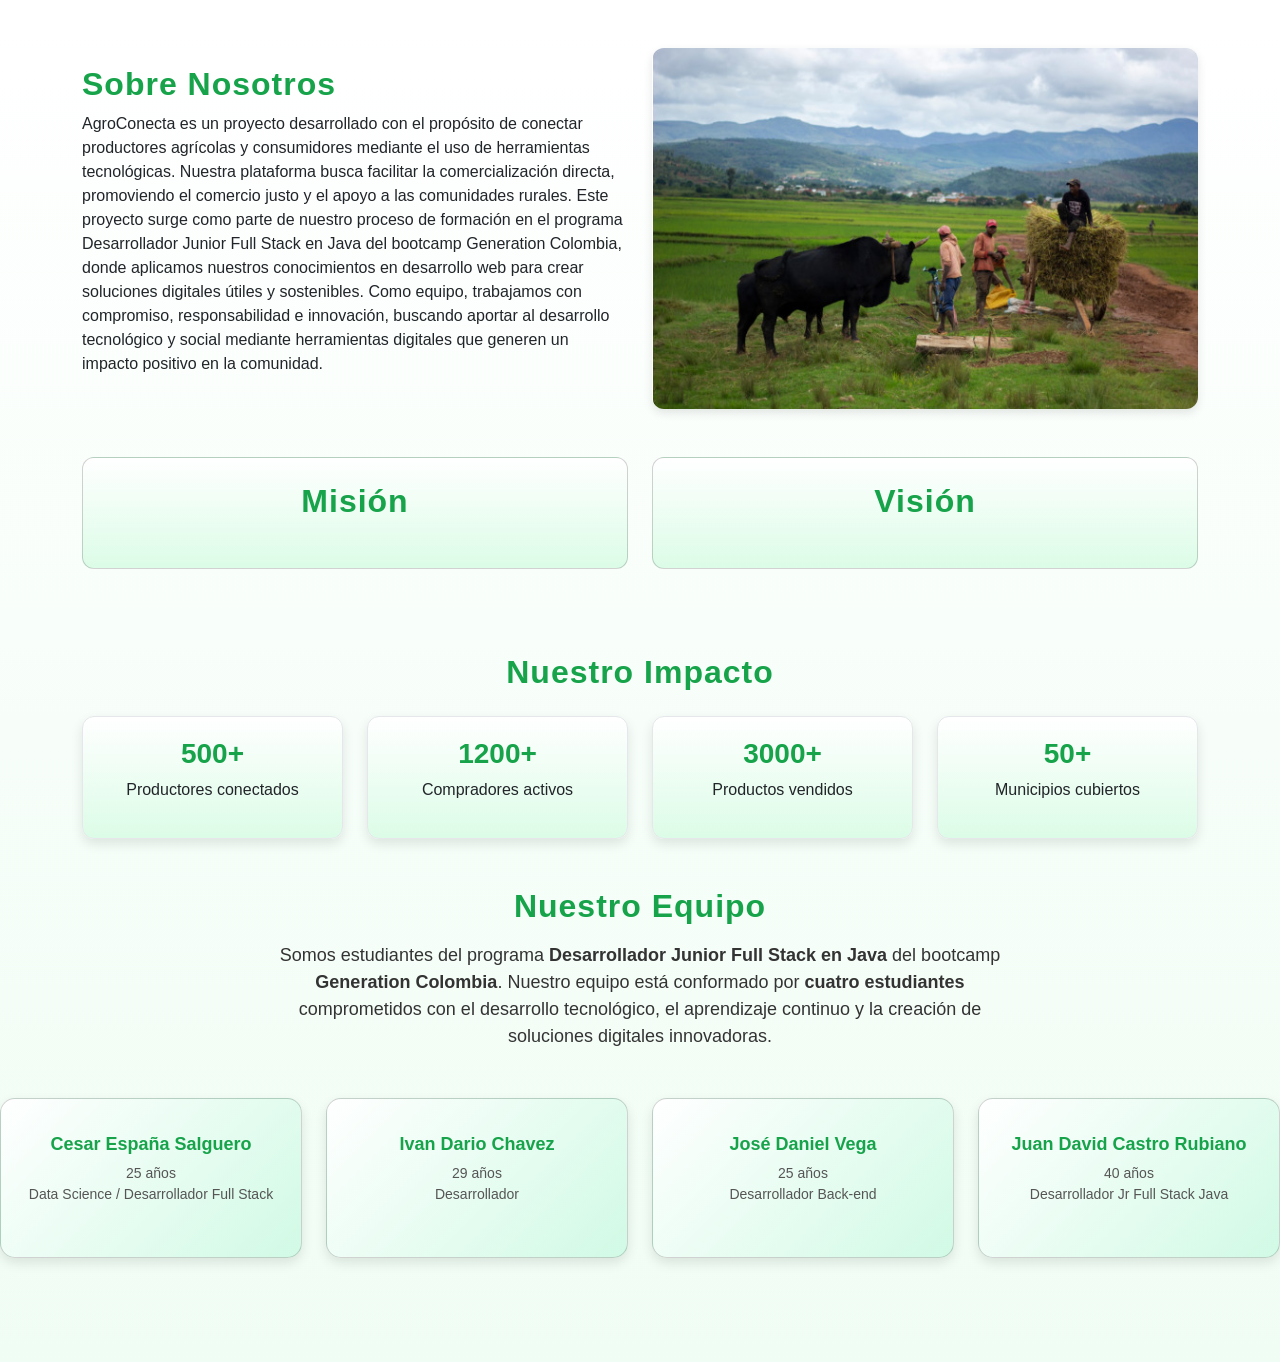
<file: pages/sobreNosotros.html>
<!DOCTYPE html>
<html lang="es">

<head>
    <meta charset="UTF-8">
    <meta name="viewport" content="width=device-width, initial-scale=1.0">
    <title>AgroConecta</title>
    <link href="https://cdn.jsdelivr.net/npm/bootstrap@5.3.8/dist/css/bootstrap.min.css" rel="stylesheet"
        integrity="sha384-sRIl4kxILFvY47J16cr9ZwB07vP4J8+LH7qKQnuqkuIAvNWLzeN8tE5YBujZqJLB" crossorigin="anonymous">
    <link rel="stylesheet" href="styles/nosotros.css">

</head>

<body class="d-flex flex-column min-vh-100">
    <header class="container-navBar">

    </header>

    <main class="flex-fill py-5">

<!-- ============================= -->
<!-- SOBRE NOSOTROS -->
<!-- ============================= -->

<section class="container sobre-nosotros">

<div class="row align-items-center">

<!-- TEXTO -->

<div class="col-md-6">

<h1 class="titulo-resaltado">
Sobre Nosotros
</h1

<p class="texto-nosotros">

AgroConecta es un proyecto desarrollado con el propósito de 
conectar productores agrícolas y consumidores mediante el uso 
de herramientas tecnológicas. Nuestra plataforma busca facilitar 
la comercialización directa, promoviendo el comercio justo y el 
apoyo a las comunidades rurales.

Este proyecto surge como parte de nuestro proceso de formación 
en el programa Desarrollador Junior Full Stack en Java del 
bootcamp Generation Colombia, donde aplicamos nuestros 
conocimientos en desarrollo web para crear soluciones digitales 
útiles y sostenibles.

Como equipo, trabajamos con compromiso, responsabilidad e 
innovación, buscando aportar al desarrollo tecnológico y social 
mediante herramientas digitales que generen un impacto positivo 
en la comunidad.

</p>

</div>


<!-- IMAGEN -->

<div class="col-md-6 text-center">

<img src="../assets/imgs/imagen-sobre-nosotros.jpg"
class="img-fluid img-nosotros"
alt="Sobre Nosotros">

</div>

</div>

</section>

<!-- ============================= -->
<!-- MISIÓN Y VISIÓN -->
<!-- ============================= -->

<section class="container mt-5">

<div class="row text-center">

<!-- MISIÓN -->

<div class="col-md-6 mb-4">

<div class="card card-info p-4">

<h3 class="titulo-resaltado">

Misión

</h3>

<p class="texto-oculto">

Facilitar el acceso a insumos agrícolas de calidad para todos los productores rurales de Colombia, mediante una plataforma digital confiable, transparente y fácil de usar. Buscamos mejorar la rentabilidad del sector agropecuario eliminando intermediarios y ofreciendo precios justos.
</p>

</div>

</div>


<!-- VISIÓN -->

<div class="col-md-6 mb-4">

<div class="card card-info p-4">

<h3 class="titulo-resaltado">

Visión

</h3>

<p class="texto-oculto">

Ser la plataforma líder en comercio electrónico agropecuario en Colombia para 2035, conectando a más de 100,000 productores con insumos de calidad. Queremos transformar digitalmente el sector agrícola colombiano, haciéndolo más eficiente, sostenible y rentable.

</p>

</div>

</div>

</div>

</section>

<!-- ============================= -->
<!-- NUESTRO IMPACTO -->
<!-- ============================= -->

<section class="container seccion-impacto">

<h2 class="text-center mb-4 titulo-resaltado">
Nuestro Impacto
</h2>

<div class="row text-center">

<div class="col-md-3">

<div class="impacto-box">

<h4>500+</h4>

<p>
Productores conectados
</p>

</div>

</div>

<div class="col-md-3">

<div class="impacto-box">

<h4>1200+</h4>

<p>
Compradores activos
</p>

</div>

</div>

<div class="col-md-3">

<div class="impacto-box">

<h4>3000+</h4>

<p>
Productos vendidos
</p>

</div>

</div>

<div class="col-md-3">

<div class="impacto-box">

<h4>50+</h4>

<p>
Municipios cubiertos
</p>

</div>

</div>

</div>

</section>





<!-- ===================== -->
<!-- NUESTRO EQUIPO -->
<!-- ===================== -->

<h2 class="text-center mt-5 mb-3 titulo-resaltado">
Nuestro Equipo
</h2>

<p class="text-center texto-equipo mb-5">

Somos estudiantes del programa 
<strong>Desarrollador Junior Full Stack en Java</strong> 
del bootcamp <strong>Generation Colombia</strong>.  

Nuestro equipo está conformado por 
<strong>cuatro estudiantes</strong> comprometidos 
con el desarrollo tecnológico, el aprendizaje continuo 
y la creación de soluciones digitales innovadoras.

</p>

<div class="row text-center">

<!-- Cesar España -->

<div class="col-md-3 mb-4">

<div class="card card-equipo p-4">

<h5 class="nombre-equipo">
Cesar España Salguero
</h5>

<p class="rol-equipo">
25 años <br>
Data Science / Desarrollador Full Stack
</p>

</div>

</div>

<!-- Ivan Dario -->

<div class="col-md-3 mb-4">

<div class="card card-equipo p-4">

<h5 class="nombre-equipo">
Ivan Dario Chavez
</h5>

<p class="rol-equipo">
29 años <br>
Desarrollador
</p>

</div>

</div>

<!-- Jose Daniel -->

<div class="col-md-3 mb-4">

<div class="card card-equipo p-4">

<h5 class="nombre-equipo">
José Daniel Vega
</h5>

<p class="rol-equipo">
25 años <br>
Desarrollador Back-end
</p>

</div>

</div>

<!-- Juan David -->

<div class="col-md-3 mb-4">

<div class="card card-equipo p-4">

<h5 class="nombre-equipo">
Juan David Castro Rubiano
</h5>

<p class="rol-equipo">
40 años <br>
Desarrollador Jr Full Stack Java
</p>

</div>

</div>

</div>

    </main>

    <footer class="text-center p-3">

    </footer>

    <script src="https://cdn.jsdelivr.net/npm/bootstrap@5.3.8/dist/js/bootstrap.bundle.min.js"
        integrity="sha384-FKyoEForCGlyvwx9Hj09JcYn3nv7wiPVlz7YYwJrWVcXK/BmnVDxM+D2scQbITxI"
        crossorigin="anonymous"></script>

</body>

</html>
</file>
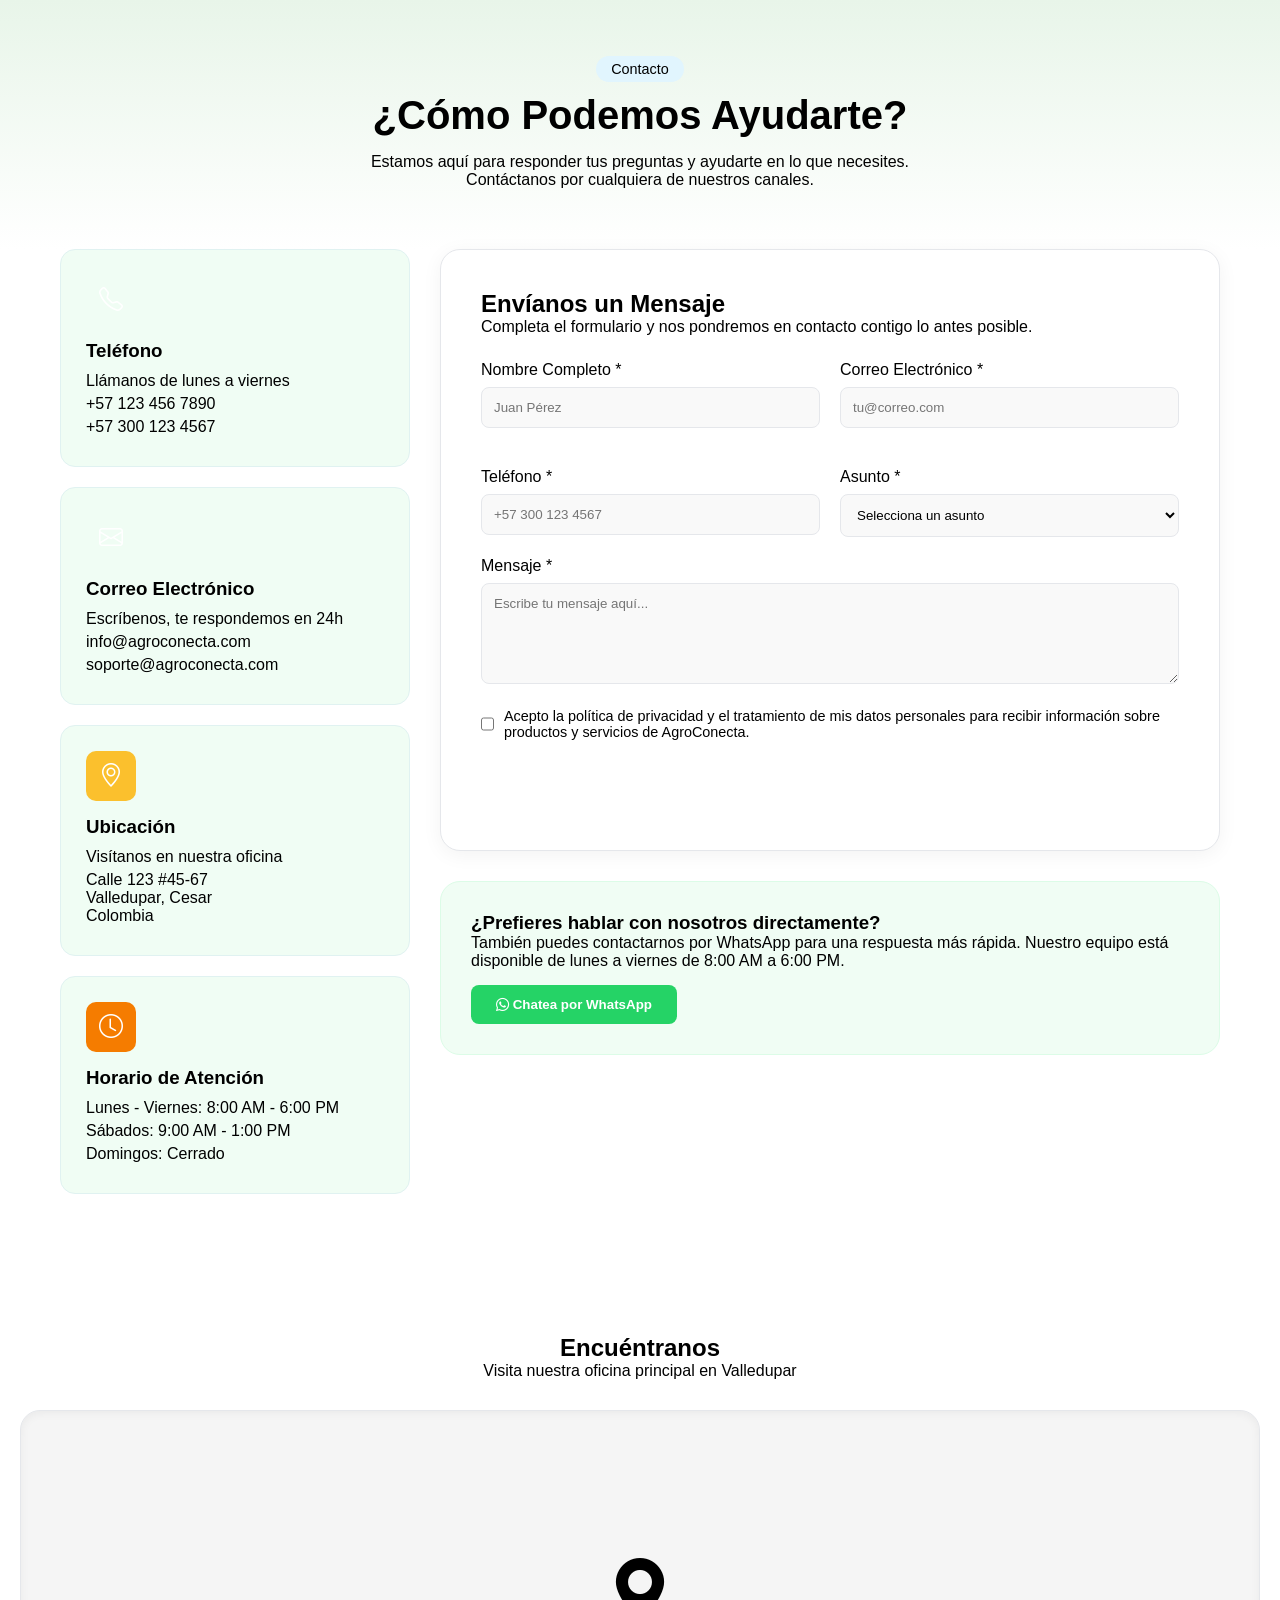
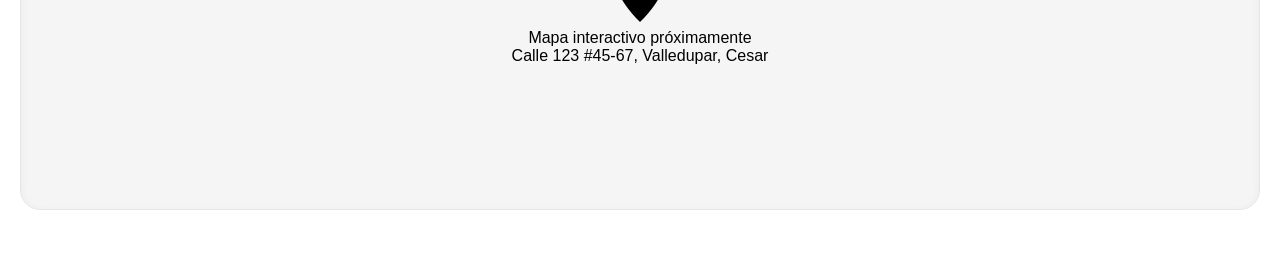
<file: pages/Html/contactanos.html>
<!DOCTYPE html>
<html lang="es">

<head>
    <meta charset="UTF-8">
    <meta name="viewport" content="width=device-width, initial-scale=1.0">
    <title>AgroConecta - Contacto</title>

    <link rel="stylesheet" href="https://cdn.jsdelivr.net/npm/bootstrap-icons@1.11.3/font/bootstrap-icons.min.css">
    <link rel="stylesheet" href="../Css/variables.css">
    <link rel="stylesheet" href="../Css/contac.css">
</head>

<body>

    <!-- Se trae el navBar importado como componente-->

    
    <main>

        <section class="hero">
            <span class="badge">Contacto</span>
            <h1>¿Cómo Podemos Ayudarte?</h1>
            <p>Estamos aquí para responder tus preguntas y ayudarte en lo que necesites. <br> Contáctanos por cualquiera de
                nuestros canales.</p>
        </section>

        <div class="contact-container">


            <aside class="contact-info">
                <div class="info-card">
                    <div class="icon-box green"><i class="bi bi-telephone"></i></div>
                    <h3>Teléfono</h3>
                    <p>Llámanos de lunes a viernes</p>
                    <a href="tel:+571234567890">+57 123 456 7890</a>
                    <a href="tel:+573001234567">+57 300 123 4567</a>
                </div>
    
                <div class="info-card">
                    <div class="icon-box green"><i class="bi bi-envelope"></i></div>
                    <h3>Correo Electrónico</h3>
                    <p>Escríbenos, te respondemos en 24h</p>
                    <a href="mailto:info@agroconecta.com">info@agroconecta.com</a>
                    <a href="mailto:soporte@agroconecta.com">soporte@agroconecta.com</a>
                </div>
    
                <div class="info-card">
                    <div class="icon-box yellow"><i class="bi bi-geo-alt"></i></div>
                    <h3>Ubicación</h3>
                    <p>Visítanos en nuestra oficina</p>
                    <p>Calle 123 #45-67 <br> Valledupar, Cesar <br> Colombia</p>
                </div>
    
                <div class="info-card">
                    <div class="icon-box orange"><i class="bi bi-clock"></i></div>
                    <h3>Horario de Atención</h3>
                    <p>Lunes - Viernes: 8:00 AM - 6:00 PM</p>
                    <p>Sábados: 9:00 AM - 1:00 PM</p>
                    <p>Domingos: Cerrado</p>
                </div>
            </aside>
    
            <section class="form-section">
                <div class="card-form">
                    <h2>Envíanos un Mensaje</h2>
                    <p>Completa el formulario y nos pondremos en contacto contigo lo antes posible.</p>
    
                    <form>
                        <div class="form-grid">
                            <div class="form-group">
                                <label>Nombre Completo *</label>
                                <input type="text" placeholder="Juan Pérez" required>
                            </div>
                            <div class="form-group">
                                <label>Correo Electrónico *</label>
                                <input type="email" placeholder="tu@correo.com" required>
                            </div>
                            <div class="form-group">
                                <label>Teléfono *</label>
                                <input type="tel" placeholder="+57 300 123 4567" required>
                            </div>
                            <div class="form-group">
                                <label>Asunto *</label>
                                <select required>
                                    <option value="" disabled selected>Selecciona un asunto</option>
                                    <option>Ventas</option>
                                    <option>Soporte</option>
                                </select>
                            </div>
                        </div>
                        <div class="form-group">
                            <label>Mensaje *</label>
                            <textarea placeholder="Escribe tu mensaje aquí..." rows="5" required></textarea>
                        </div>
                        <div class="checkbox-group">
                            <input type="checkbox" id="privacy" required>
                            <label for="privacy">Acepto la política de privacidad y el tratamiento de mis datos personales
                                para recibir información sobre productos y servicios de AgroConecta.</label>
                        </div>
                        <button type="submit" class="btn-send">
                            <i class="bi bi-send"></i> Enviar Mensaje
                        </button>
                    </form>
                </div>
    
                <div class="whatsapp-card">
                    <h3>¿Prefieres hablar con nosotros directamente?</h3>
                    <p>También puedes contactarnos por WhatsApp para una respuesta más rápida. Nuestro equipo está
                        disponible de lunes a viernes de 8:00 AM a 6:00 PM.</p>
                    <button class="btn-whatsapp">
                        <i class="bi bi-whatsapp"></i> Chatea por WhatsApp
                    </button>
                </div>
            </section>
        </div>

        <section class="map-section">
            <h2>Encuéntranos</h2>
            <p>Visita nuestra oficina principal en Valledupar</p>
            <div class="map-placeholder">
                <div class="map-content">
                    <i class="bi bi-geo-alt-fill"></i>
                    <p>Mapa interactivo próximamente</p>
                    <span>Calle 123 #45-67, Valledupar, Cesar</span>
                </div>
            </div>
        </section>
    </main>


</body>

</html>
</file>
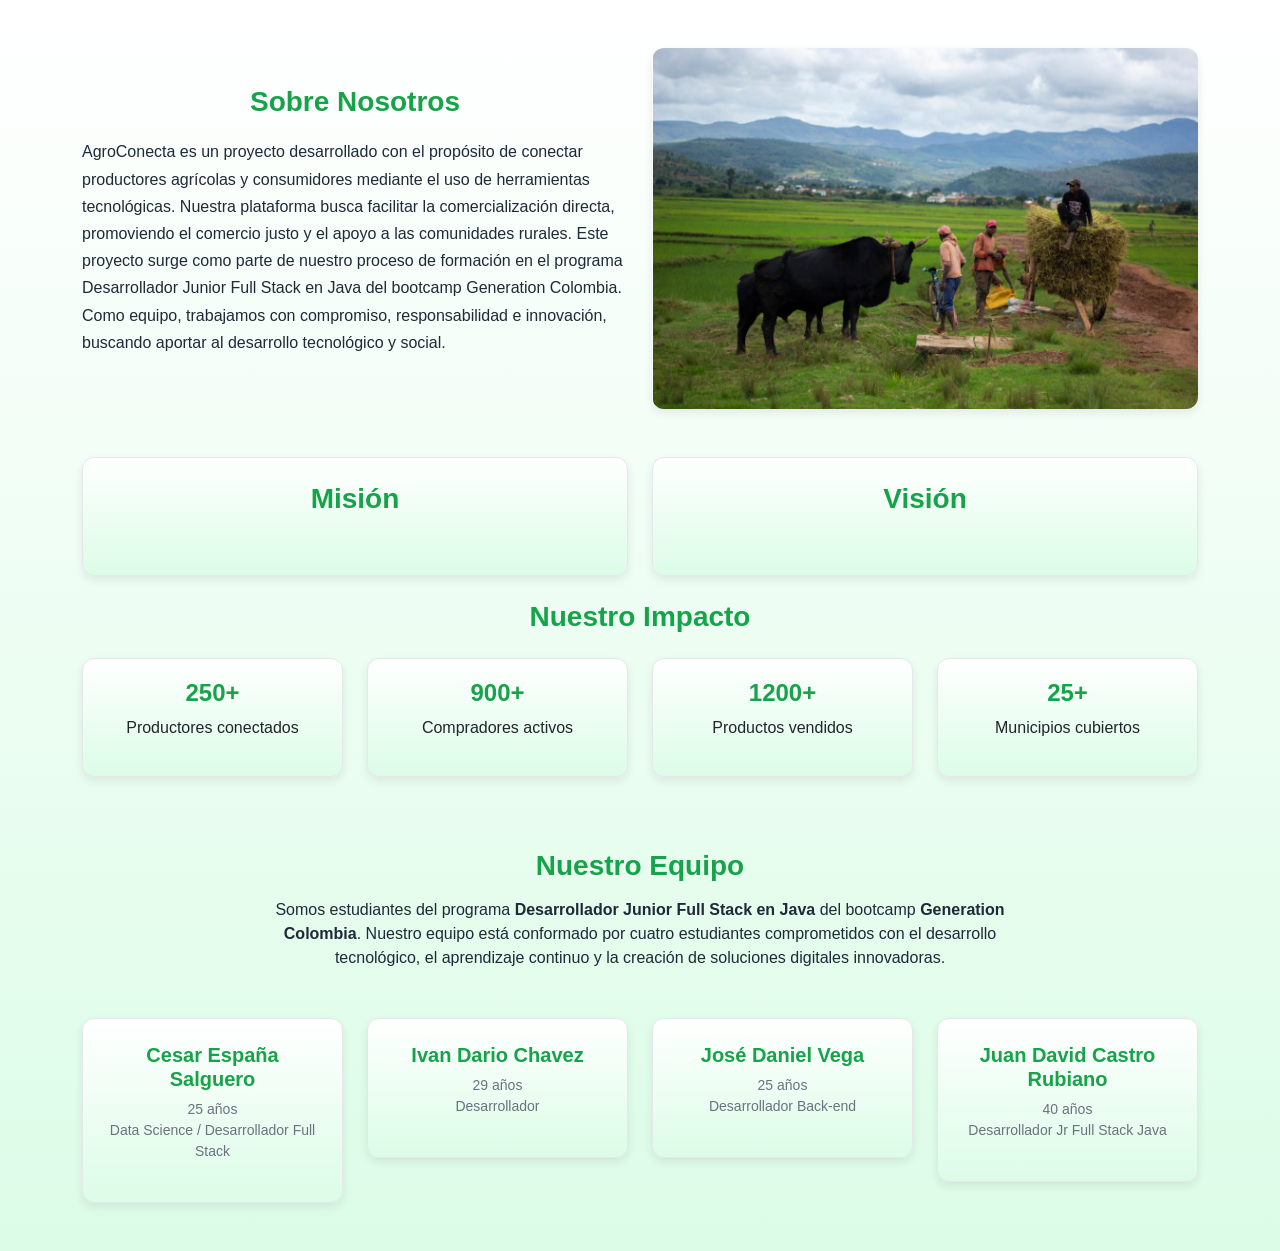
<file: pages/Html/sobreNosotros.html>
<!DOCTYPE html>
<html lang="es">

<head>
    <meta charset="UTF-8">
    <meta name="viewport" content="width=device-width, initial-scale=1.0">
    <title>AgroConecta</title>
    <link href="https://cdn.jsdelivr.net/npm/bootstrap@5.3.8/dist/css/bootstrap.min.css" rel="stylesheet"
        integrity="sha384-sRIl4kxILFvY47J16cr9ZwB07vP4J8+LH7qKQnuqkuIAvNWLzeN8tE5YBujZqJLB" crossorigin="anonymous">

    <link rel="stylesheet" href="../Css/variables.css">
    <link rel="stylesheet" href="../Css/nosotros.css">

</head>

<body class="d-flex flex-column min-vh-100">
    <!-- Se trae el navBar importado como componente-->

    <main class="flex-fill py-5">

        <!-- ============================= -->
        <!-- SOBRE NOSOTROS -->
        <!-- ============================= -->

        <section class="container seccion-nosotros">

            <div class="row align-items-center">

                <div class="col-md-6">

                    <h1 class="titulo-principal">Sobre Nosotros</h1>

                    <p class="texto-nosotros">
                        AgroConecta es un proyecto desarrollado con el propósito de conectar productores agrícolas y
                        consumidores mediante el uso de herramientas tecnológicas. Nuestra plataforma busca facilitar la
                        comercialización directa, promoviendo el comercio justo y el apoyo a las comunidades rurales.

                        Este proyecto surge como parte de nuestro proceso de formación en el programa Desarrollador
                        Junior Full Stack en Java del bootcamp Generation Colombia.

                        Como equipo, trabajamos con compromiso, responsabilidad e innovación, buscando aportar al
                        desarrollo tecnológico y social.
                    </p>

                </div>

                <div class="col-md-6 text-center">

                    <img src="../../assets/imgs/imagen-sobre-nosotros.jpg" class="img-fluid imagen-nosotros"
                        alt="Equipo AgroConecta">

                </div>

            </div>

        </section>

        <!-- ============================= -->
        <!-- MISIÓN Y VISIÓN -->
        <!-- ============================= -->

        <section class="container mt-5">

            <div class="row text-center">

                <div class="col-md-6 mb-4">
                    <div class="card tarjeta-info p-4">

                        <h3 class="titulo-principal">Misión</h3>

                        <p class="texto-expandible">
                            Facilitar el acceso a insumos agrícolas de calidad para todos los productores rurales de
                            Colombia, mediante una plataforma digital confiable, transparente y fácil de usar. Buscamos
                            mejorar la rentabilidad del sector agropecuario eliminando intermediarios y ofreciendo
                            precios justos.
                        </p>

                    </div>
                </div>

                <div class="col-md-6 mb-4">
                    <div class="card tarjeta-info p-4">

                        <h3 class="titulo-principal">Visión</h3>

                        <p class="texto-expandible">
                            Ser la plataforma líder en comercio electrónico agropecuario en Colombia para 2035,
                            conectando a más de 100,000 productores con insumos de calidad. Queremos transformar
                            digitalmente el sector agrícola colombiano, haciéndolo más eficiente, sostenible y rentable.
                        </p>

                    </div>
                </div>

            </div>

        </section>

        <!-- ============================= -->
        <!-- IMPACTO -->
        <!-- ============================= -->

        <section class="container seccion-impacto">

            <h2 class="text-center mb-4 titulo-principal">Nuestro Impacto</h2>

            <div class="row text-center g-4">

                <div class="col-md-3 mb-4">
                    <div class="caja-impacto">
                        <h4>250+</h4>
                        <p>Productores conectados</p>
                    </div>
                </div>

                <div class="col-md-3 mb-4">
                    <div class="caja-impacto">
                        <h4>900+</h4>
                        <p>Compradores activos</p>
                    </div>
                </div>

                <div class="col-md-3 mb-4">
                    <div class="caja-impacto">
                        <h4>1200+</h4>
                        <p>Productos vendidos</p>
                    </div>
                </div>

                <div class="col-md-3 mb-4">
                    <div class="caja-impacto">
                        <h4>25+</h4>
                        <p>Municipios cubiertos</p>
                    </div>
                </div>

            </div>

        </section>

        <!-- ============================= -->
        <!-- EQUIPO -->
        <!-- ============================= -->

        <section class="container">

            <h2 class="text-center mt-5 mb-3 titulo-principal">
                Nuestro Equipo
            </h2>

            <p class="text-center texto-equipo mb-5">
                Somos estudiantes del programa
                <strong>Desarrollador Junior Full Stack en Java</strong>
                del bootcamp <strong>Generation Colombia</strong>.
                Nuestro equipo está conformado por cuatro estudiantes
                comprometidos con el desarrollo tecnológico, el aprendizaje
                continuo y la creación de soluciones digitales innovadoras.
            </p>

            <div class="row text-center g-4">

                <!-- Cesar España -->
                <div class="col-md-3 col-sm-6">
                    <div class="card tarjeta-equipo p-4">
                        <h5 class="nombre-equipo">
                            Cesar España Salguero
                        </h5>

                        <p class="rol-equipo">
                            25 años <br>
                            Data Science / Desarrollador Full Stack
                        </p>
                    </div>
                </div>

                <!-- Ivan Dario -->
                <div class="col-md-3 col-sm-6">
                    <div class="card tarjeta-equipo p-4">
                        <h5 class="nombre-equipo">
                            Ivan Dario Chavez
                        </h5>

                        <p class="rol-equipo">
                            29 años <br>
                            Desarrollador
                        </p>
                    </div>
                </div>

                <!-- Jose Daniel -->
                <div class="col-md-3 col-sm-6">
                    <div class="card tarjeta-equipo p-4">
                        <h5 class="nombre-equipo">
                            José Daniel Vega
                        </h5>

                        <p class="rol-equipo">
                            25 años <br>
                            Desarrollador Back-end
                        </p>
                    </div>
                </div>

                <!-- Juan David -->
                <div class="col-md-3 col-sm-6">
                    <div class="card tarjeta-equipo p-4">
                        <h5 class="nombre-equipo">
                            Juan David Castro Rubiano
                        </h5>

                        <p class="rol-equipo">
                            40 años <br>
                            Desarrollador Jr Full Stack Java
                        </p>
                    </div>
                </div>

            </div>

        </section>

    </main>

</body>

</html>
</file>
<file: pages/styles/nosotros.css>
/* ============================= */
/* FONDO GENERAL */
/* ============================= */

body {

    font-family: Arial, Helvetica, sans-serif;

    background: linear-gradient(to bottom,
            #ffffff,
            #f0fdf4);

}


/* ============================= */
/* IMAGEN */
/* ============================= */

.img-nosotros {

    border-radius: 12px;

    box-shadow: 0px 4px 10px rgba(0, 0, 0, 0.1);

}


/* ============================= */
/* TITULO RESALTADO */
/* ============================= */

.titulo-resaltado {

    color: #16A34A;

    font-weight: 900;

    font-size: 32px;

    letter-spacing: 1px;

}


/* ============================= */
/* IMPACTO */
/* ============================= */

.seccion-impacto {

    margin-top: 60px;

}

.impacto-box {

    background: linear-gradient(to bottom,
            #ffffff,
            #DCFCE7);

    padding: 20px;

    border-radius: 12px;

    box-shadow: 0 5px 12px rgba(0,0,0,0.1);
    
    border: 1px solid #e5e7eb;

    text-align: center;

    transition: 0.3s;

}

.impacto-box:hover {

    transform: scale(1.05);

}

.impacto-box h4 {

    color: #16A34A;

    font-weight: bold;

    font-size: 28px;

}


/* ============================= */
/* MISIÓN Y VISIÓN */
/* ============================= */

.card-info {

    background: linear-gradient(to bottom,
            #ffffff,
            #DCFCE7);

    border-radius: 12px;

    transition: 0.3s;

    padding: 25px;

}

.card-info:hover {

    transform: translateY(-10px);

    box-shadow: 0px 8px 16px rgba(0, 0, 0, 0.12);

}


/* TEXTO OCULTO */

.texto-oculto {

    opacity: 0;

    max-height: 0;

    overflow: hidden;

    transition: 0.4s;

    font-weight: 600;

}


/* MOSTRAR TEXTO */

.card-info:hover .texto-oculto {

    opacity: 1;

    max-height: 200px;

    margin-top: 15px;

}


/* ============================= */
/* MÁS INFORMACIÓN */
/* ============================= */

.info-extra {

    background: linear-gradient(to bottom,
            #ffffff,
            #DCFCE7);

    padding: 30px;

    border-radius: 12px;

    margin-bottom: 40px;

}

.texto-equipo {

    font-size: 18px;

    color: #333;

    max-width: 750px;

    margin: auto;

}

/* ============================= */
/* TARJETAS EQUIPO */
/* ============================= */

.card-equipo {

    background: linear-gradient(135deg,
            #ffffff,
            #d1fae5);

    border-radius: 15px;

    transition: 0.3s;

    box-shadow: 0 5px 12px rgba(0, 0, 0, 0.1);

    min-height: 160px;

    /* centra contenido vertical */

    display: flex;

    flex-direction: column;

    justify-content: center;

}

/* Hover bonito */

.card-equipo:hover {

    transform: translateY(-10px);

}

/* ============================= */
/* NOMBRE */
/* ============================= */

.nombre-equipo {

    color: #16A34A;

    font-weight: 900;

    font-size: 18px;

    margin-bottom: 8px;

}

/* ============================= */
/* ROL */
/* ============================= */

.rol-equipo {

    font-size: 14px;

    color: #555;

}
</file>
<file: pages/Css/variables.css>
:root {
  /* =======================
     🎨 COLORES PRINCIPALES
  ======================= */
  --color-primary-600: #16A34A;
  --color-primary-500: #22C55E;
  --color-primary-100: #DCFCE7;

  /* Estados del primario */
  --color-primary-hover: #15803D;
  --color-primary-active: #166534;
  --color-primary-focus: rgba(34, 197, 94, 0.4);

  /* =======================
     🌾 COLORES SECUNDARIOS
  ======================= */
  --color-secondary-yellow-500: #EAB308;
  --color-secondary-yellow-hover: #CA8A04;

  --color-secondary-orange-500: #F97316;
  --color-secondary-orange-hover: #EA580C;

  /* =======================
     ⚪ NEUTROS
  ======================= */
  --color-white: #FFFFFF;
  --color-white-soft: #F9FAFB;

  --color-gray-100: #F3F4F6;
  --color-gray-200: #E5E7EB;
  --color-gray-300: #D1D5DB;
  --color-gray-500: #6B7280;
  --color-gray-700: #374151;
  --color-gray-900: #1F2937;

  /* Texto */
  --color-text-primary: var(--color-gray-900);
  --color-text-secondary: var(--color-gray-500);
  --color-text-inverse: #FFFFFF;

  /* =======================
     🧱 BORDES
  ======================= */
  --border-color: var(--color-gray-200);
  --border-color-strong: var(--color-gray-300);
  --border-color-focus: var(--color-primary-500);

  --border-radius-sm: 0.375rem;
  --border-radius-md: 0.5rem;
  --border-radius-lg: 0.75rem;

  /* =======================
     🔤 TIPOGRAFÍA
  ======================= */
  --font-family-base: -apple-system, BlinkMacSystemFont, "Segoe UI", Roboto, "Helvetica Neue", Arial, sans-serif;

  --font-size-h1: 2.5rem;
  --font-size-h2: 1.75rem;
  --font-size-p: 1rem;

  --font-weight-bold: 700;
  --font-weight-normal: 400;

  /* =======================
     🔘 BOTONES
  ======================= */
  --button-primary-bg: var(--color-primary-600);
  --button-primary-hover: var(--color-primary-hover);
  --button-primary-active: var(--color-primary-active);
  --button-primary-text: #FFFFFF;

  --button-secondary-bg: var(--color-secondary-yellow-500);
  --button-secondary-hover: var(--color-secondary-yellow-hover);
  --button-secondary-text: #FFFFFF;

  --button-radius: var(--border-radius-md);
  --button-padding: 0.6rem 1.2rem;

  /* =======================
     📦 CARDS
  ======================= */
  --card-bg: #FFFFFF;
  --card-border: var(--border-color);
  --card-radius: var(--border-radius-lg);
  --card-shadow: 0 4px 12px rgba(0, 0, 0, 0.06);

  /* =======================
     🔍 INPUTS / BUSCADOR
  ======================= */
  --input-bg: #FFFFFF;
  --input-border: var(--border-color);
  --input-border-focus: var(--color-primary-500);
  --input-placeholder: var(--color-gray-500);

  /* =======================
     📌 HEADER / FOOTER
  ======================= */
  --header-bg: var(--color-primary-600);
  --header-text: #FFFFFF;

  --footer-bg: var(--color-gray-900);
  --footer-text: #FFFFFF;

  /* =======================
     🌐 FONDOS
  ======================= */
  --bg-main: var(--color-white-soft);
  --bg-section: var(--color-primary-100);
  --bg-hover: var(--color-gray-100);

  /* =======================
     🚨 ESTADOS (UI/UX)
  ======================= */
  --color-success: #16A34A;
  --color-warning: #EAB308;
  --color-error: #DC2626;
  --color-info: #2563EB;

  /* =======================
     ✨ EFECTOS
  ======================= */
  --shadow-sm: 0 1px 2px rgba(0,0,0,0.05);
  --shadow-md: 0 4px 10px rgba(0,0,0,0.08);

  --transition-fast: 0.2s ease-in-out;
  --transition-normal: 0.3s ease;
}
</file>
<file: pages/Css/contac.css>
* {
    box-sizing: border-box;
    margin: 0;
    padding: 0;
    font-family: 'Segoe UI', Tahoma, Geneva, Verdana, sans-serif;
}

body {
    background-color: #fff;
    color: var(--text-dark);
}

/* Navbar */
.navbar {
    display: flex;
    align-items: center;
    padding: 15px 5%;
    gap: 30px;
    border-bottom: 1px solid var(--border-color);
}

.logo {
    color: var(--primary-green);
    font-weight: bold;
    font-size: 1.5rem;
    display: flex;
    align-items: center;
    gap: 8px;
}

nav a {
    text-decoration: none;
    color: var(--text-gray);
    margin: 0 10px;
    font-weight: 500;
}

nav a.active {
    color: var(--primary-green);
    border-bottom: 2px solid var(--primary-green);
    padding-bottom: 5px;
}

.search-bar {
    flex-grow: 1;
    position: relative;
    max-width: 400px;
}

.search-bar input {
    width: 100%;
    padding: 10px 15px 10px 40px;
    border-radius: 20px;
    border: 1px solid var(--border-color);
    background: #f1f1f1;
}

.search-bar i {
    position: absolute;
    left: 15px;
    top: 50%;
    transform: translateY(-50%);
    color: var(--text-gray);
}

.nav-actions {
    display: flex;
    align-items: center;
    gap: 20px;
}

.cart {
    position: relative;
    font-size: 1.4rem;
}

.cart span {
    position: absolute;
    top: -5px;
    right: -10px;
    background: #ff6b00;
    color: white;
    font-size: 0.7rem;
    padding: 2px 6px;
    border-radius: 50%;
}

.btn-login {
    background: var(--primary-green);
    color: white;
    border: none;
    padding: 10px 20px;
    border-radius: 8px;
    cursor: pointer;
}

/* Hero */
.hero {
    text-align: center;
    padding: 60px 20px;
    background: linear-gradient(to bottom, #e8f5e9, #ffffff);
}

.badge {
    background: #e1f5fe;
    color: var(--primary-green);
    padding: 5px 15px;
    border-radius: 20px;
    font-size: 0.9rem;
}

.hero h1 {
    font-size: 2.5rem;
    color: var(--primary-green);
    margin: 15px 0;
}

.hero p {
    color: var(--text-gray);
}

/* Layout */
.contact-container {
    display: grid;
    grid-template-columns: 350px 1fr;
    gap: 30px;
    max-width: 1200px;
    margin: 0 auto 60px;
    padding: 0 20px;
}

/* Cards de Info */
.info-card {
    background: #f0fdf4;
    padding: 25px;
    border-radius: 15px;
    margin-bottom: 20px;
    border: 1px solid #e0f2f1;
}

.icon-box {
    width: 50px;
    height: 50px;
    border-radius: 10px;
    display: flex;
    align-items: center;
    justify-content: center;
    font-size: 1.5rem;
    color: white;
    margin-bottom: 15px;
}

.icon-box.green {
    background: var(--primary-green);
}

.icon-box.yellow {
    background: #fbc02d;
}

.icon-box.orange {
    background: #f57c00;
}

.info-card h3 {
    margin-bottom: 10px;
}

.info-card p,
.info-card a {
    display: block;
    color: var(--text-gray);
    text-decoration: none;
    margin-bottom: 5px;
}

/* Formulario */
.card-form {
    background: white;
    padding: 40px;
    border-radius: 20px;
    box-shadow: 0 4px 20px rgba(0, 0, 0, 0.05);
    border: 1px solid var(--border-color);
}

.form-grid {
    display: grid;
    grid-template-columns: 1fr 1fr;
    gap: 20px;
    margin-top: 25px;
}

.form-group {
    margin-bottom: 20px;
}

.form-group label {
    display: block;
    margin-bottom: 8px;
    font-weight: 500;
}

.form-group input,
.form-group select,
.form-group textarea {
    width: 100%;
    padding: 12px;
    border-radius: 8px;
    border: 1px solid var(--border-color);
    background: #f9f9f9;
}

.checkbox-group {
    display: flex;
    gap: 10px;
    margin-bottom: 25px;
    font-size: 0.9rem;
    color: var(--text-gray);
}

.btn-send {
    background: var(--primary-green);
    color: white;
    border: none;
    width: 100%;
    padding: 15px;
    border-radius: 10px;
    font-weight: bold;
    cursor: pointer;
}

/* WhatsApp */
.whatsapp-card {
    margin-top: 30px;
    background: #f0fdf4;
    padding: 30px;
    border-radius: 20px;
    border: 1px solid #dcfce7;
}

.btn-whatsapp {
    background: #25d366;
    color: white;
    border: none;
    padding: 12px 25px;
    border-radius: 8px;
    font-weight: bold;
    margin-top: 15px;
    cursor: pointer;
}

/* Map Section */
.map-section {
    text-align: center;
    padding: 60px 20px;
}

.map-placeholder {
    margin-top: 30px;
    background: #f5f5f5;
    height: 400px;
    border-radius: 20px;
    display: flex;
    align-items: center;
    justify-content: center;
    border: 1px solid var(--border-color);
    box-shadow: inset 0 2px 10px rgba(0, 0, 0, 0.05);
}

.map-content {
    color: var(--primary-green);
}

.map-content i {
    font-size: 4rem;
}

/* Responsive */
@media (max-width: 900px) {
    .contact-container {
        grid-template-columns: 1fr;
    }

    .form-grid {
        grid-template-columns: 1fr;
    }
}
</file>
<file: pages/Css/nosotros.css>
/* ============================= */
/* BASE */
/* ============================= */

body {

    font-family: var(--font-family-base);

    background: linear-gradient(to bottom, var(--color-white),var(--color-primary-100) );

}



/* ============================= */
/* TITULOS */
/* ============================= */

.titulo-principal {

    color: var(--color-primary-600);

    font-weight: var(--font-weight-bold);

    font-size: var(--font-size-h2);

    text-align: center;

    margin-bottom: 20px;

}

/* ============================= */
/* NOSOTROS */
/* ============================= */

.texto-nosotros {

    color: var(--color-text-primary);

    line-height: 1.7;

}

.imagen-nosotros {

    border-radius: var(--border-radius-lg);

    box-shadow: var(--shadow-md);

}

/* ============================= */
/* TARJETAS (REUTILIZABLES) */
/* ============================= */

.tarjeta-info,
.tarjeta-equipo,
.caja-impacto {

    background:
        linear-gradient(
            to bottom,
            var(--color-white),
            var(--color-primary-100)
        );

    border-radius: var(--border-radius-lg);

    border: 1px solid var(--border-color);

    box-shadow: var(--shadow-md);

    padding: 20px;

    transition: var(--transition-normal);

}

.tarjeta-info:hover,
.tarjeta-equipo:hover,
.caja-impacto:hover {

    transform: translateY(-8px);

}

/* ============================= */
/* TEXTO TARJETAS */
/* ============================= */

.nombre-equipo,
.caja-impacto h4 {

    color: var(--color-primary-600);

    font-weight: var(--font-weight-bold);

}

.rol-equipo {

    color: var(--color-text-secondary);

    font-size: 14px;

}

.texto-equipo {

    color: var(--color-text-primary);

    max-width: 750px;

    margin: auto;

}

/* ============================= */
/* TEXTO EXPANDIBLE */
/* ============================= */

.texto-expandible {

    opacity: 0;

    max-height: 0;

    overflow: hidden;

    transition: var(--transition-normal);

}

.tarjeta-info:hover .texto-expandible {

    opacity: 1;

    max-height: 220px;

    margin-top: 15px;

}

/* ============================= */
/* RESPONSIVE */
/* ============================= */

@media (max-width: 768px) {

    .titulo-principal {

        font-size: 24px;

    }

    .texto-nosotros,
    .texto-equipo {

        text-align: center;

        font-size: 14px;

    }

    .texto-expandible {

        opacity: 1;

        max-height: 500px;

    }

}
</file>
